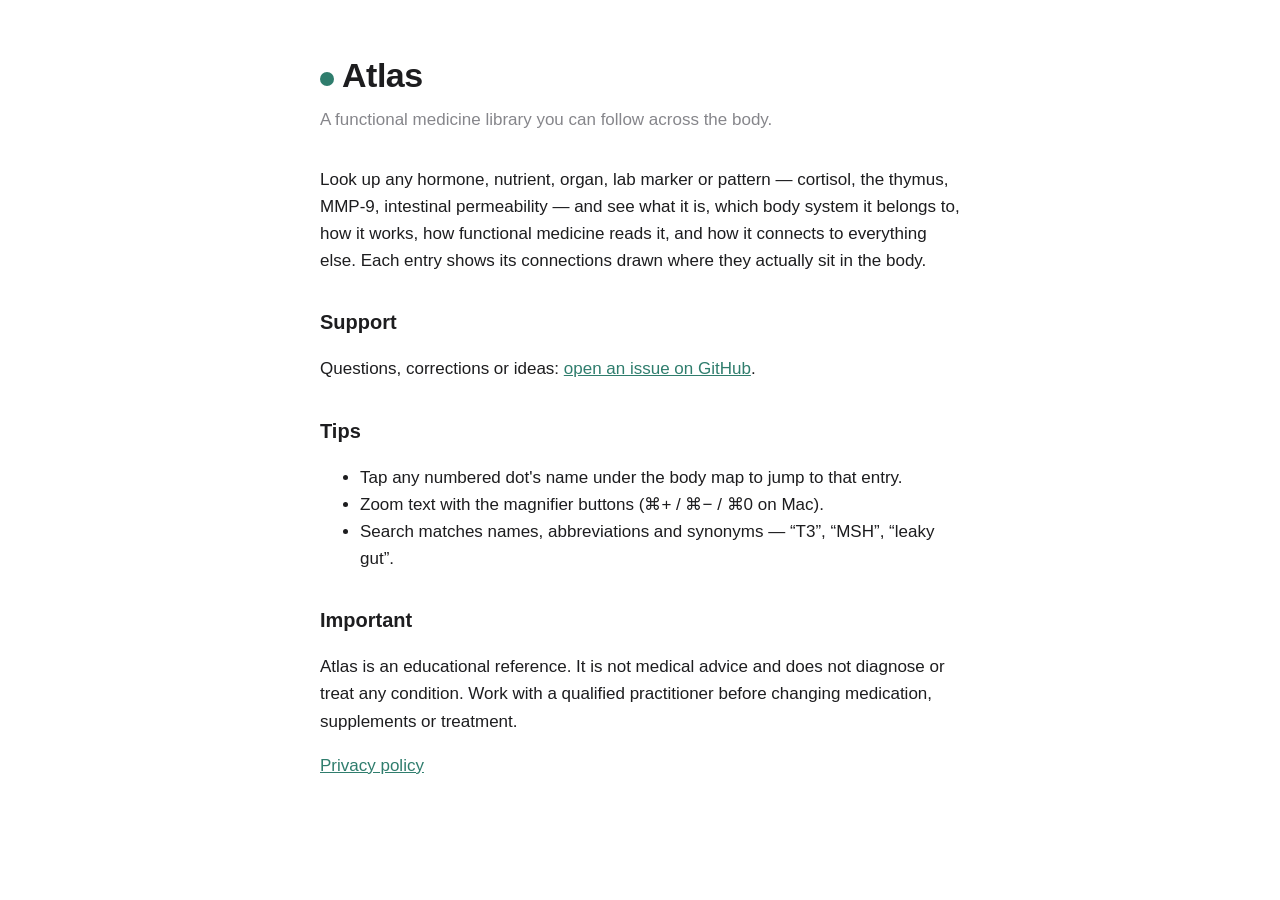
<file: index.html>
<!doctype html><html lang="en"><head><meta charset="utf-8"><meta name="viewport" content="width=device-width,initial-scale=1">
<title>Atlas: Functional Medicine</title><link rel="stylesheet" href="style.css"></head><body>
<h1><span class="dot"></span>Atlas</h1><p class="sub">A functional medicine library you can follow across the body.</p>
<p>Look up any hormone, nutrient, organ, lab marker or pattern — cortisol, the thymus, MMP-9, intestinal permeability — and see what it is, which body system it belongs to, how it works, how functional medicine reads it, and how it connects to everything else. Each entry shows its connections drawn where they actually sit in the body.</p>
<h2>Support</h2>
<p>Questions, corrections or ideas: <a href="https://github.com/scionsleet/atlas-app/issues">open an issue on GitHub</a>.</p>
<h2>Tips</h2>
<ul><li>Tap any numbered dot's name under the body map to jump to that entry.</li><li>Zoom text with the magnifier buttons (⌘+ / ⌘− / ⌘0 on Mac).</li><li>Search matches names, abbreviations and synonyms — “T3”, “MSH”, “leaky gut”.</li></ul>
<h2>Important</h2>
<p>Atlas is an educational reference. It is not medical advice and does not diagnose or treat any condition. Work with a qualified practitioner before changing medication, supplements or treatment.</p>
<p><a href="privacy.html">Privacy policy</a></p>
</body></html>
</file>
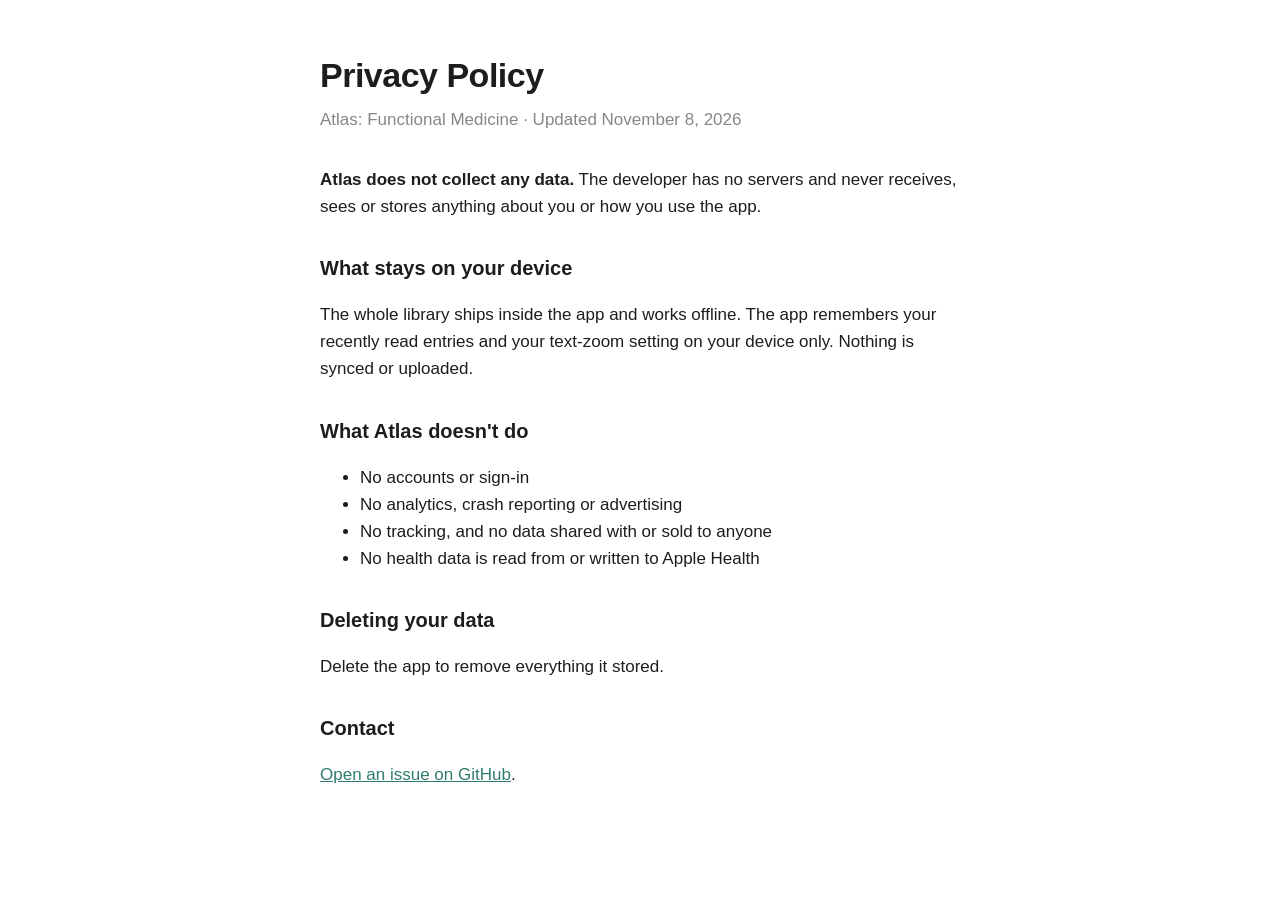
<file: privacy.html>
<!doctype html><html lang="en"><head><meta charset="utf-8"><meta name="viewport" content="width=device-width,initial-scale=1">
<title>Atlas Privacy Policy</title><link rel="stylesheet" href="style.css"></head><body>
<h1>Privacy Policy</h1><p class="sub">Atlas: Functional Medicine · Updated November 8, 2026</p>
<p><strong>Atlas does not collect any data.</strong> The developer has no servers and never receives, sees or stores anything about you or how you use the app.</p>
<h2>What stays on your device</h2>
<p>The whole library ships inside the app and works offline. The app remembers your recently read entries and your text-zoom setting on your device only. Nothing is synced or uploaded.</p>
<h2>What Atlas doesn't do</h2>
<ul><li>No accounts or sign-in</li><li>No analytics, crash reporting or advertising</li><li>No tracking, and no data shared with or sold to anyone</li><li>No health data is read from or written to Apple Health</li></ul>
<h2>Deleting your data</h2>
<p>Delete the app to remove everything it stored.</p>
<h2>Contact</h2>
<p><a href="https://github.com/scionsleet/atlas-app/issues">Open an issue on GitHub</a>.</p>
</body></html>
</file>
<file: style.css>
:root{color-scheme:light dark}
body{font:17px/1.6 -apple-system,BlinkMacSystemFont,"Helvetica Neue",sans-serif;max-width:640px;margin:0 auto;padding:48px 20px;color:#1d1d1f;background:#fff}
@media (prefers-color-scheme:dark){body{color:#f5f5f7;background:#000}a{color:#5FB8A5}}
h1{font-size:34px;letter-spacing:-.5px;margin:0 0 4px}h2{font-size:20px;margin-top:32px}
.sub{color:#86868b;margin:0 0 32px}a{color:#2F7D6D}
.dot{display:inline-block;width:14px;height:14px;border-radius:50%;background:#2F7D6D;margin-right:8px;vertical-align:1px}
</file>
